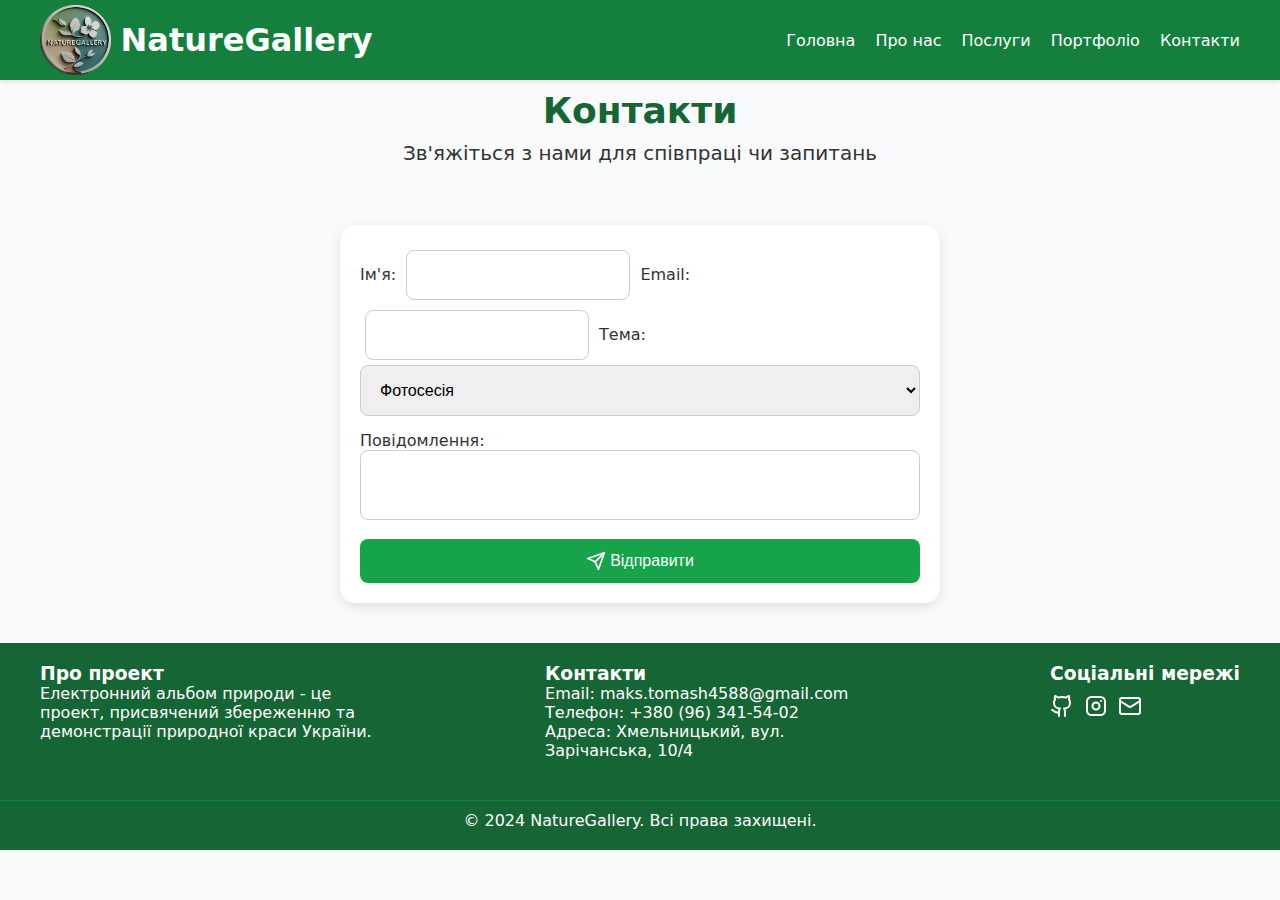
<file: contacts.html>
<!DOCTYPE html>
<html lang="uk">
<head>
    <meta charset="UTF-8">
    <meta name="viewport" content="width=device-width, initial-scale=1.0">
    <title>NatureGallery — Контакти</title>
    <link rel="stylesheet" href="style.css">
</head>
<body>
<header>
    <nav>
        <a href="index.html" class="logo">
            <img src="img/Logo.png" alt="logo">
            <h1>NatureGallery</h1>
        </a>
        <div class="menu-toggle" id="menu-toggle">
            <span class="bar"></span>
            <span class="bar"></span>
            <span class="bar"></span>
        </div>
        <ul class="nav-links" id="nav-links">
            <li><a href="index.html">Головна</a></li>
            <li><a href="about.html">Про нас</a></li>
            <li><a href="services.html">Послуги</a></li>
            <li><a href="gallery.html">Портфоліо</a></li>
            <li><a href="contacts.html">Контакти</a></li>
        </ul>
    </nav>
</header>

<main>
    <section class="hero">
        <h1>Контакти</h1>
        <p>Зв'яжіться з нами для співпраці чи запитань</p>
    </section>
    <form class="contact-form" action="#">
        <label>Ім'я:
            <input type="text" name="name" required>
        </label>
        <label>Email:
            <input type="email" name="email" required>
        </label>
        <label>Тема:
            <select>
                <option>Фотосесія</option>
                <option>Співпраця</option>
                <option>Інше</option>
            </select>
        </label>
        <label>Повідомлення:
            <textarea name="message" required ></textarea>
        </label>
        <button type="submit">
            <svg xmlns="http://www.w3.org/2000/svg" width="20" height="20" viewBox="0 0 24 24" fill="none" stroke="currentColor" stroke-width="2" stroke-linecap="round" stroke-linejoin="round">
                <path d="m22 2-7 20-4-9-9-4Z"></path>
                <path d="M22 2 11 13"></path>
            </svg>
            Відправити
        </button>
    </form>
</main>

<footer>
    <div class="footer-content">
        <div class="footer-section">
            <h3>Про проект</h3>
            <p>Електронний альбом природи - це проект, присвячений збереженню та демонстрації природної краси України.</p>
        </div>
        <div class="footer-section">
            <h3>Контакти</h3>
            <p>Email: maks.tomash4588@gmail.com</p>
            <p>Телефон: +380 (96) 341-54-02</p>
            <p>Адреса: Хмельницький, вул. Зарічанська, 10/4</p>
        </div>
        <div class="footer-section">
            <h3>Соціальні мережі</h3>
            <div class="social-icons">
                <a href="https://github.com/MaksymTomash/NatureGallery">
                    <svg xmlns="http://www.w3.org/2000/svg" width="24" height="24" viewBox="0 0 24 24" fill="none" stroke="currentColor" stroke-width="2" stroke-linecap="round" stroke-linejoin="round">
                        <path d="M15 22v-4a4.8 4.8 0 0 0-1-3.5c3 0 6-2 6-5.5.08-1.25-.27-2.48-1-3.5.28-1.15.28-2.35 0-3.5 0 0-1 0-3 1.5-2.64-.5-5.36-.5-8 0C6 2 5 2 5 2c-.3 1.15-.3 2.35 0 3.5A5.403 5.403 0 0 0 4 9c0 3.5 3 5.5 6 5.5-.39.49-.68 1.05-.85 1.65-.17.6-.22 1.23-.15 1.85v4"></path>
                        <path d="M9 18c-4.51 2-5-2-7-2"></path>
                    </svg>
                </a>
                <a href="#">
                    <svg xmlns="http://www.w3.org/2000/svg" width="24" height="24" viewBox="0 0 24 24" fill="none" stroke="currentColor" stroke-width="2" stroke-linecap="round" stroke-linejoin="round" >
                        <rect x="3" y="3" width="18" height="18" rx="4.5" ry="4.5"></rect>
                        <path d="M17 7h.01"></path>
                        <circle cx="12" cy="12" r="3.5"></circle>
                    </svg>
                </a>
                <a href="mailto:maks.tomash4588@gmail.com">
                    <svg xmlns="http://www.w3.org/2000/svg" width="24" height="24" viewBox="0 0 24 24" fill="none" stroke="currentColor" stroke-width="2" stroke-linecap="round" stroke-linejoin="round" class="lucide lucide-mail ">
                        <rect width="20" height="16" x="2" y="4" rx="2"></rect>
                        <path d="m22 7-8.97 5.7a1.94 1.94 0 0 1-2.06 0L2 7"></path>
                    </svg>
                </a>
            </div>
        </div>
    </div>
    <div class="footer-bottom">
        <p>© 2024 NatureGallery. Всі права захищені.</p>
    </div>
</footer>
<script src="burger-menu.js"></script>
</body>
</html>
</file>
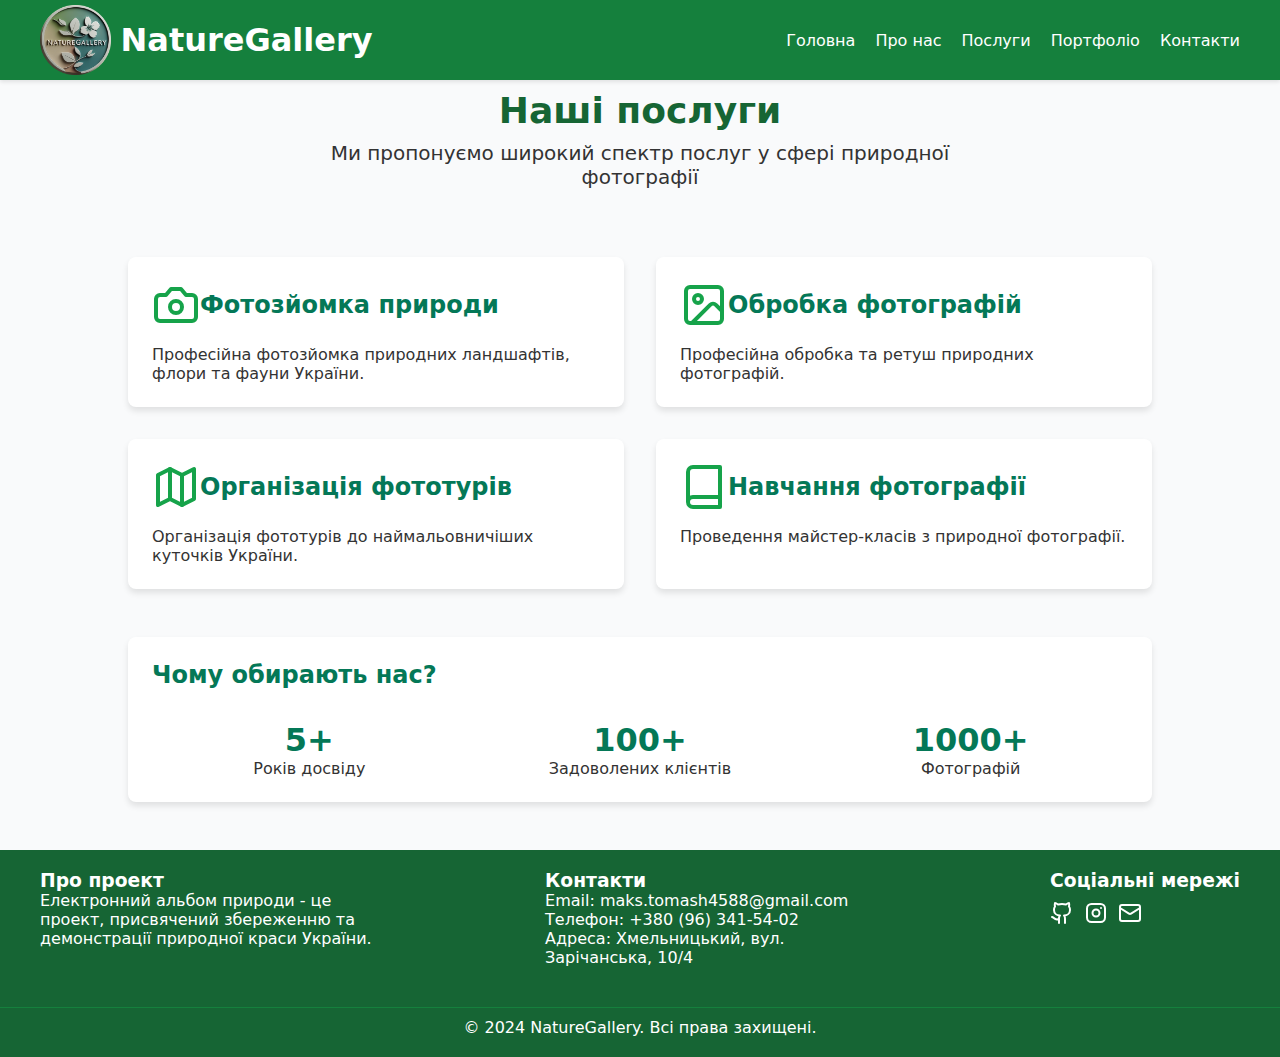
<file: services.html>
<!DOCTYPE html>
<html lang="uk">
<head>
  <meta charset="UTF-8">
  <meta name="viewport" content="width=device-width, initial-scale=1.0">
  <title>NatureGallery — Послуги</title>
  <link rel="stylesheet" href="style.css">
</head>
<body>
<header>
  <nav>
    <a href="index.html" class="logo">
      <img src="img/Logo.png" alt="logo">
      <h1>NatureGallery</h1>
    </a>
    <div class="menu-toggle" id="menu-toggle">
      <span class="bar"></span>
      <span class="bar"></span>
      <span class="bar"></span>
    </div>
    <ul class="nav-links" id="nav-links">
      <li><a href="index.html">Головна</a></li>
      <li><a href="about.html">Про нас</a></li>
      <li><a href="services.html">Послуги</a></li>
      <li><a href="gallery.html">Портфоліо</a></li>
      <li><a href="contacts.html">Контакти</a></li>
    </ul>
  </nav>
</header>

<main>
  <section class="hero">
    <h1>Наші послуги</h1>
    <p>Ми пропонуємо широкий спектр послуг у сфері природної фотографії</p>
  </section>
  <div class="services">
    <article class="service">
      <div class="service_title">
        <svg xmlns="http://www.w3.org/2000/svg" width="48" height="48" viewBox="0 0 24 24" fill="none" stroke="currentColor" stroke-width="2" stroke-linecap="round" stroke-linejoin="round">
          <path d="M14.5 4h-5L7 7H4a2 2 0 0 0-2 2v9a2 2 0 0 0 2 2h16a2 2 0 0 0 2-2V9a2 2 0 0 0-2-2h-3l-2.5-3z"></path>
          <circle cx="12" cy="13" r="3"></circle>
        </svg>
        <h2>Фотозйомка природи</h2>
      </div>
      <p>Професійна фотозйомка природних ландшафтів, флори та фауни України.</p>
    </article>
    <article class="service">
      <div class="service_title">
        <svg xmlns="http://www.w3.org/2000/svg" width="48" height="48" viewBox="0 0 24 24" fill="none" stroke="currentColor" stroke-width="2" stroke-linecap="round" stroke-linejoin="round">
          <rect width="18" height="18" x="3" y="3" rx="2" ry="2"></rect>
          <circle cx="9" cy="9" r="2"></circle>
          <path d="m21 15-3.086-3.086a2 2 0 0 0-2.828 0L6 21"></path>
        </svg>
        <h2>Обробка фотографій</h2>
      </div>
      <p>Професійна обробка та ретуш природних фотографій.</p>
    </article>
    <article class="service">
      <div class="service_title">
        <svg xmlns="http://www.w3.org/2000/svg" width="48" height="48" viewBox="0 0 24 24"
             fill="none" stroke="currentColor" stroke-width="2" stroke-linecap="round" stroke-linejoin="round">
          <polygon points="3 6 9 3 15 6 21 3 21 18 15 21 9 18 3 21"></polygon>
          <line x1="9" x2="9" y1="3" y2="18"></line>
          <line x1="15" x2="15" y1="6" y2="21"></line>
        </svg>
        <h2>Організація фототурів</h2>
      </div>
      <p>Організація фототурів до наймальовничіших куточків України.</p>
    </article>
    <article class="service">
      <div class="service_title">
        <svg xmlns="http://www.w3.org/2000/svg" width="48" height="48" viewBox="0 0 24 24"
             fill="none" stroke="currentColor" stroke-width="2" stroke-linecap="round" stroke-linejoin="round">
          <path d="M4 19.5v-15A2.5 2.5 0 0 1 6.5 2H20v20H6.5a2.5 2.5 0 0 1 0-5H20"></path>
        </svg>
        <h2>Навчання фотографії</h2>
      </div>
      <p>Проведення майстер-класів з природної фотографії.</p>
    </article>
  </div>
  <section class="why_we">
    <h2>Чому обирають нас?</h2>
    <section class="stats">
      <div class="stat">
        <strong>5+</strong>
        <span>Років досвіду</span>
      </div>
      <div class="stat">
        <strong>100+</strong>
        <span>Задоволених клієнтів</span>
      </div>
      <div class="stat">
        <strong>1000+</strong>
        <span>Фотографій</span>
      </div>
    </section>
  </section>
</main>

<footer>
  <div class="footer-content">
    <div class="footer-section">
      <h3>Про проект</h3>
      <p>Електронний альбом природи - це проект, присвячений збереженню та демонстрації природної краси України.</p>
    </div>
    <div class="footer-section">
      <h3>Контакти</h3>
      <p>Email: maks.tomash4588@gmail.com</p>
      <p>Телефон: +380 (96) 341-54-02</p>
      <p>Адреса: Хмельницький, вул. Зарічанська, 10/4</p>
    </div>
    <div class="footer-section">
      <h3>Соціальні мережі</h3>
      <div class="social-icons">
        <a href="https://github.com/MaksymTomash/NatureGallery">
          <svg xmlns="http://www.w3.org/2000/svg" width="24" height="24" viewBox="0 0 24 24" fill="none" stroke="currentColor" stroke-width="2" stroke-linecap="round" stroke-linejoin="round">
          <path d="M15 22v-4a4.8 4.8 0 0 0-1-3.5c3 0 6-2 6-5.5.08-1.25-.27-2.48-1-3.5.28-1.15.28-2.35 0-3.5 0 0-1 0-3 1.5-2.64-.5-5.36-.5-8 0C6 2 5 2 5 2c-.3 1.15-.3 2.35 0 3.5A5.403 5.403 0 0 0 4 9c0 3.5 3 5.5 6 5.5-.39.49-.68 1.05-.85 1.65-.17.6-.22 1.23-.15 1.85v4"></path>
          <path d="M9 18c-4.51 2-5-2-7-2"></path>
        </svg>
        </a>
        <a href="#">
          <svg xmlns="http://www.w3.org/2000/svg" width="24" height="24" viewBox="0 0 24 24" fill="none" stroke="currentColor" stroke-width="2" stroke-linecap="round" stroke-linejoin="round" >
          <rect x="3" y="3" width="18" height="18" rx="4.5" ry="4.5"></rect>
          <path d="M17 7h.01"></path>
          <circle cx="12" cy="12" r="3.5"></circle>
        </svg>
        </a>
        <a href="mailto:maks.tomash4588@gmail.com">
          <svg xmlns="http://www.w3.org/2000/svg" width="24" height="24" viewBox="0 0 24 24" fill="none" stroke="currentColor" stroke-width="2" stroke-linecap="round" stroke-linejoin="round" class="lucide lucide-mail ">
          <rect width="20" height="16" x="2" y="4" rx="2"></rect>
          <path d="m22 7-8.97 5.7a1.94 1.94 0 0 1-2.06 0L2 7"></path>
        </svg>
        </a>
      </div>
    </div>
  </div>
  <div class="footer-bottom">
    <p>© 2024 NatureGallery. Всі права захищені.</p>
  </div>
</footer>
<script src="burger-menu.js"></script>
</body>
</html>
</file>
<file: style.css>
html{
    font-family: ui-sans-serif, system-ui, sans-serif, "Apple Color Emoji", "Segoe UI Emoji", "Segoe UI Symbol", "Noto Color Emoji";
}

* {
    margin: 0;
    padding: 0;
    box-sizing: border-box;
}

body {
    background-color: #f9fafb;
    color: #333;
}

header {
    background-color: #15803D;
    color: white;
    box-shadow: 0 2px 4px rgba(0, 0, 0, 0.1);
}

nav {
    display: flex;
    justify-content: space-between;
    align-items: center;
    max-width: 1200px;
    margin: 0 auto;
}

.logo {
    color: white;
    text-decoration: none;
    display: flex;
    align-items: center;
    height: 80px;
}

.logo img {
    width: auto;
    height: 70px;
    margin-right: 10px;
}

.nav-links {
    list-style: none;
    display: flex;
    gap: 20px;
}

.nav-links a {
    text-decoration: none;
    color: white;
    font-size: 16px;
    transition: color 0.3s;
}

.nav-links a:hover {
    color: #c6f6d5;
}

.hero {
    text-align: center;
    padding: 10px 20px;
}

.hero h1 {
    font-size: 36px;
    text-align: center;
    color: #166534;
}
.hero p {
    font-size: 20px;
    text-align: center;
    margin: 10px 300px;
}

img{
    max-width: 100%;
    height: auto;
    display: block;
}

.hero img {
    margin: auto;
    height: 500px;
    width: 80%;
    border-radius: 10px;
    box-shadow: 0 4px 6px rgba(0, 0, 0, 0.1);
}

.text {
    text-align: center;
    color: gray;
    font-style: italic;
}

.info {
    display: flex;
    justify-content: center;
    gap: 40px;
}

.info h2{
    color: #15803D;
}

.card {
    padding: 1.5rem;
    background: white;
    border-radius: 10px;
    box-shadow: 0 4px 6px rgba(0, 0, 0, 0.1);
    max-width: 40%;
    transition: transform 0.3s;
}

.card:hover {
    transform: scale(1.05);
}

.cta {
    text-align: center;
    margin: 40px 0;
}

.cta a {
    background: #16A24A;
    color: white;
    padding: 12px 24px;
    border-radius: 5px;
    text-decoration: none;
    font-size: 16px;
    transition: background 0.3s;
    display: inline-flex;
    line-height: 20px;
}

.cta a svg {
    margin-left: 8px;
}

.cta a:hover {
    background: #166534;
}

footer {
    background: #166534;
    color: white;
    padding: 20px 0;
}

.footer-content {
    display: flex;
    justify-content: space-between;
    max-width: 1200px;
    margin: 0 auto;
    flex-wrap: wrap;
}

.footer-content p {
    margin: 0;
}

.footer-section {
    max-width: 350px;
    margin-bottom: 20px;
}

.social-icons {
    display: flex;
    gap: 10px;
}

.social-icons a {
    margin-top: 10px;
    text-decoration: none;
    color: white;
}

.footer-bottom {
    text-align: center;
    border-top: 1px solid #15803D;
    margin-top: 20px;
    padding-top: 10px;
}

.gallery {
    display: grid;
    grid-template-columns: repeat(3, 1fr);
    gap: 1.5rem;
    margin: 30px 160px;
}

.gallery-item {
    background-color: white;
    border-radius: 1rem;
    box-shadow: 0 4px 6px rgba(0, 0, 0, 0.1);
    overflow: hidden;
    transition: transform 0.3s, box-shadow 0.3s;
    cursor: pointer;
}

.gallery-item:hover {
    transform: scale(1.02);
    box-shadow: 0 10px 15px rgba(0, 0, 0, 0.15);
}

.gallery-item img {
    width: 100%;
    height: 12rem;
    object-fit: cover;
}

.caption-wrapper {
    padding: 1rem;
}

.gallery-item:hover img {
    transform: scale(1.05);
}

.gallery-item:hover .caption-wrapper {
    transform: translateY(0);
    opacity: 1;
}

.title {
    font-size: 1.25rem;
    font-weight: 600;
    color: #4a4a4a;
    margin-bottom: 0.5rem;
}

.description {
    display: flex;
    align-items: flex-start;
    gap: 0.5rem;
    color: #6b7280;
}

.about-content{
    margin: 2rem;
    display: grid;
    grid-template-columns: repeat(2, 1fr);
    gap: 2rem;
}

.photo{
    background-color: white;
    border-radius: 1rem;
    box-shadow: 0 4px 6px rgba(0, 0, 0, 0.1);
    overflow: hidden;
    transition: transform 0.3s, box-shadow 0.3s;
}

.heading{
    font-size: 24px;
    color: #15803D;
}

.history p{
    font-size: 16px;
    color: #4b5563;
}

.quote {
    margin-top: 1.5rem;
    border-left: 4px solid #48bb78;
    padding-left: 1rem;
    font-style: italic;
    color: #4a5568;
}

.quote cite{
    display: block;
    margin-top: 0.5rem;
    font-size: 0.875rem;
    color: #6b7280;
}

.stats{
    display: grid;
    grid-template-columns: repeat(3, 1fr);
    gap: 1rem;
    margin-top: 2rem;
}
.stat{
    text-align: center;
}

.stat svg {
    width: 3rem;
    height: 3rem;
    display: block;
    margin-left: auto;
    margin-right: auto;
    color: #10b981;
    margin-bottom: 1rem;
}

.stat strong{
    display: block;
    font-size: 1.5rem;
    color: #047857;
}

.team{
    margin: 3rem;
    background-color: white;
    padding: 2rem;
    border-radius: 0.5rem;
    box-shadow: 0 4px 6px rgba(0, 0, 0, 0.1);
}

.team h2{
    font-size: 1.5rem;
    font-weight: 600;
    color: #047857;
    margin-bottom: 1rem;
}

.team-members{
    display: grid;
    gap: 1.5rem;
    grid-template-columns: repeat(3, 1fr);
}

.member{
    text-align: center;
}

.member h3{
    font-size: 1.5rem;
    font-weight: 600;
    color: #047857;
}

.member img{
    width: 8rem;
    height: 8rem;
    border-radius: 9999px;
    margin-left: auto;
    margin-right: auto;
    margin-bottom: 1rem;
    object-fit: cover;
}

.services {
    display: grid;
    gap: 2rem;
    margin: 3rem 8rem;
}

@media (min-width: 768px) {
    .services {
        grid-template-columns: repeat(2, 1fr);
    }
}
.service{
    background-color: white;
    padding: 24px;
    border-radius: 8px;
    box-shadow: 0 4px 6px rgba(0, 0, 0, 0.1);
    transition: transform 0.3s ease-in-out;
}

.service:hover {
    transform: scale(1.05);
}

.service_title{
    display: flex;
    align-items: center;
    margin-bottom: 16px;
}

.service_title svg{
    color: #16a34a;
}

.service_title h2{
    font-size: 1.5rem;
    font-weight: 600;
    color: #047857;
}

.why_we{
    background-color: white;
    padding: 24px;
    border-radius: 8px;
    box-shadow: 0 4px 6px rgba(0, 0, 0, 0.1);
    margin: 3rem 8rem;
}

.why_we h2{
    font-size: 1.5rem;
    font-weight: 600;
    color: #047857;
}

.why_we strong{
    display: block;
    font-size: 2rem;
    color: #047857;
}


.contact-form {
    background-color: #fff;
    padding: 20px;
    border-radius: 15px;
    box-shadow: 0 4px 12px rgba(0,0,0,0.1);
    max-width: 600px;
    margin: 40px auto;
}

.contact-form input,
.contact-form textarea,
.contact-form select {
    padding: 15px;
    margin-bottom: 15px;
    border-radius: 8px;
    border: 1px solid #ccc;
    font-size: 1rem;
}
.contact-form textarea,
.contact-form select{
    width: 100%;
}

.contact-form input{
    width: 40%;
    margin: 5px;
}
.contact-form textarea{
    resize: none;
}

.contact-form button {
    background-color: #16a34a;
    color: #fff;
    padding: 12px 25px;
    font-size: 1rem;
    border: none;
    border-radius: 8px;
    cursor: pointer;
    transition: background-color 0.3s, transform 0.3s;
    display: flex;
    align-items: center;
    justify-content: center;
    width: 100%;
}

.contact-form button:hover {
    background-color: #40916c;
    transform: scale(1.05);
}

.contact-form button svg{
    margin-right: 4px;
}

.menu-toggle {
    display: none;
    flex-direction: column;
    cursor: pointer;
}

.bar {
    background-color: white;
    height: 3px;
    width: 25px;
    margin: 4px;
}

.modal {
    visibility: hidden;
    position: fixed;
    top: 0;
    right: 0;
    bottom: 0;
    left: 0;
    background-color: rgba(0, 0, 0, 0.75);
    display: flex;
    align-items: center;
    justify-content: center;
    padding: 1rem;
    z-index: 50;
}

.modal-content {
    background-color: white;
    border-radius: 0.5rem;
    max-width: 48rem;
    width: 100%;
}

.modal-image {
    width: 100%;
    height: 24rem;
    object-fit: cover;
    border-top-left-radius: 0.5rem;
    border-top-right-radius: 0.5rem;
}

.modal-text{
    padding: 1.5rem;
}

.modal-title{
    font-size: 1.5rem;
    font-weight: 600;
    color: #2d3748;
    margin-bottom: 0.5rem;
}

.modal-description {
    color: #4a5568;
    margin-bottom: 1rem;
}

.modal-buttons{
    display: flex;
    justify-content: space-between;
    align-items: center;
}

.modal-location{
    color: #6b7280;
}

.modal-button {
    border: none;
    padding: 0.5rem 1rem;
    background-color: #16a34a;
    color: white;
    border-radius: 5px;
    transition: background-color 0.3s ease;
}
.modal-button:hover {
    background-color: #15803d;
}


@media (max-width: 1024px) {
    .gallery {
        margin: 30px 40px;
        grid-template-columns: repeat(2, 1fr);
    }
    .info {
        flex-direction: column;
        gap: 20px;
    }
    .card {
        max-width: 90%;
    }
    .hero img {
        width: 90%;
        height: auto;
    }
    .footer-content {
        flex-direction: column;
        align-items: center;
    }

    .footer-section {
        text-align: center;
        max-width: 100%;
        margin-bottom: 20px;
    }

    .social-icons {
        justify-content: center;
        margin-top: 15px;
    }
    .about-content {
        grid-template-columns: repeat(1, 1fr);
        gap: 1.5rem;
    }

    .photo {
        max-width: 100%;
    }

    .heading {
        font-size: 22px;
    }

    .history p {
        font-size: 14px;
    }

    .stats {
        grid-template-columns: repeat(2, 1fr);
    }

    .stat svg {
        width: 2.5rem;
        height: 2.5rem;
    }

    .stat strong {
        font-size: 1.25rem;
    }

    .modal-content {
        max-width: 80%;
    }

    .modal-image {
        height: 20rem;
    }

    .modal-title {
        font-size: 1.375rem;
    }

    .modal-description {
        font-size: 1rem;
    }

    .modal-button {
        padding: 0.5rem 1rem;
    }
}

@media (max-width: 768px) {
    .nav-links {
        visibility: hidden;
        flex-direction: column;
        width: 100%;
        position: absolute;
        top: 80px;
        left: 0;
        background-color: #15803D;
        padding: 10px 0;
    }

    .nav-links.active {
        visibility: visible;
    }

    .menu-toggle {
        display: flex;
    }

    .hero h1 {
        font-size: 28px;
    }
    .hero p {
        margin: 10px 20px;
    }
    .hero img {
        width: auto;
        height: 400px;
    }
    .gallery {
        margin: 30px 20px;
        grid-template-columns: 1fr;
    }
    .team-members {
        grid-template-columns: 1fr;
    }
    .services {
        grid-template-columns: 1fr;
        margin: 3rem 2rem;
    }
    .why_we {
        margin: 3rem 2rem;
    }
    .contact-form {
        width: 90%;
    }
    .footer-content {
        flex-direction: column;
        align-items: center;
    }

    .footer-section {
        max-width: 100%;
        margin-bottom: 20px;
    }

    .social-icons {
        justify-content: center;
    }
    .about-content {
        margin: 1.5rem;
        grid-template-columns: repeat(1, 1fr);
    }

    .photo {
        max-width: 100%;
    }

    .heading {
        font-size: 20px;
    }

    .history p {
        font-size: 14px;
    }

    .quote {
        font-size: 14px;
    }

    .stats {
        grid-template-columns: repeat(1, 1fr);
    }

    .stat svg {
        width: 2rem;
        height: 2rem;
    }

    .stat strong {
        font-size: 1rem;
    }

    .modal-content {
        padding: 1rem;
        max-width: 90%;
    }

    .modal-image {
        height: 18rem;
    }

    .modal-title {
        font-size: 1.25rem;
    }

    .modal-description {
        font-size: 0.875rem;
    }

    .modal-button {
        padding: 0.5rem 0.75rem;
        font-size: 0.875rem;
    }

    .modal-location {
        font-size: 0.875rem;
    }
}

@media (max-width: 480px) {
    .hero h1 {
        font-size: 24px;
    }
    .hero p {
        font-size: 16px;
        margin: 10px 15px;
    }
    .hero img {
        width: auto;
        height: 350px;
    }
    .photo {
        width: auto;
        height: 350px;
    }
    .nav-links a {
        font-size: 14px;
    }
    .logo svg {
        width: 30px;
    }
    .team-members {
        grid-template-columns: 1fr;
    }
    .services {
        grid-template-columns: 1fr;
    }
    .contact-form input,
    .contact-form textarea {
        width: 100%;
    }
    .footer-content {
        padding: 0 15px;
    }

    .footer-section {
        max-width: 100%;
        margin-bottom: 10px;
    }

    .footer-bottom {
        font-size: 14px;
    }

    .social-icons a {
        font-size: 18px;
    }
    .heading {
        font-size: 18px;
    }

    .history p {
        font-size: 12px;
    }

    .quote {
        font-size: 12px;
    }

    .stats {
        grid-template-columns: 1fr;
    }

    .stat svg {
        width: 1.5rem;
        height: 1.5rem;
    }

    .stat strong {
        font-size: 0.875rem;
    }
}
</file>
